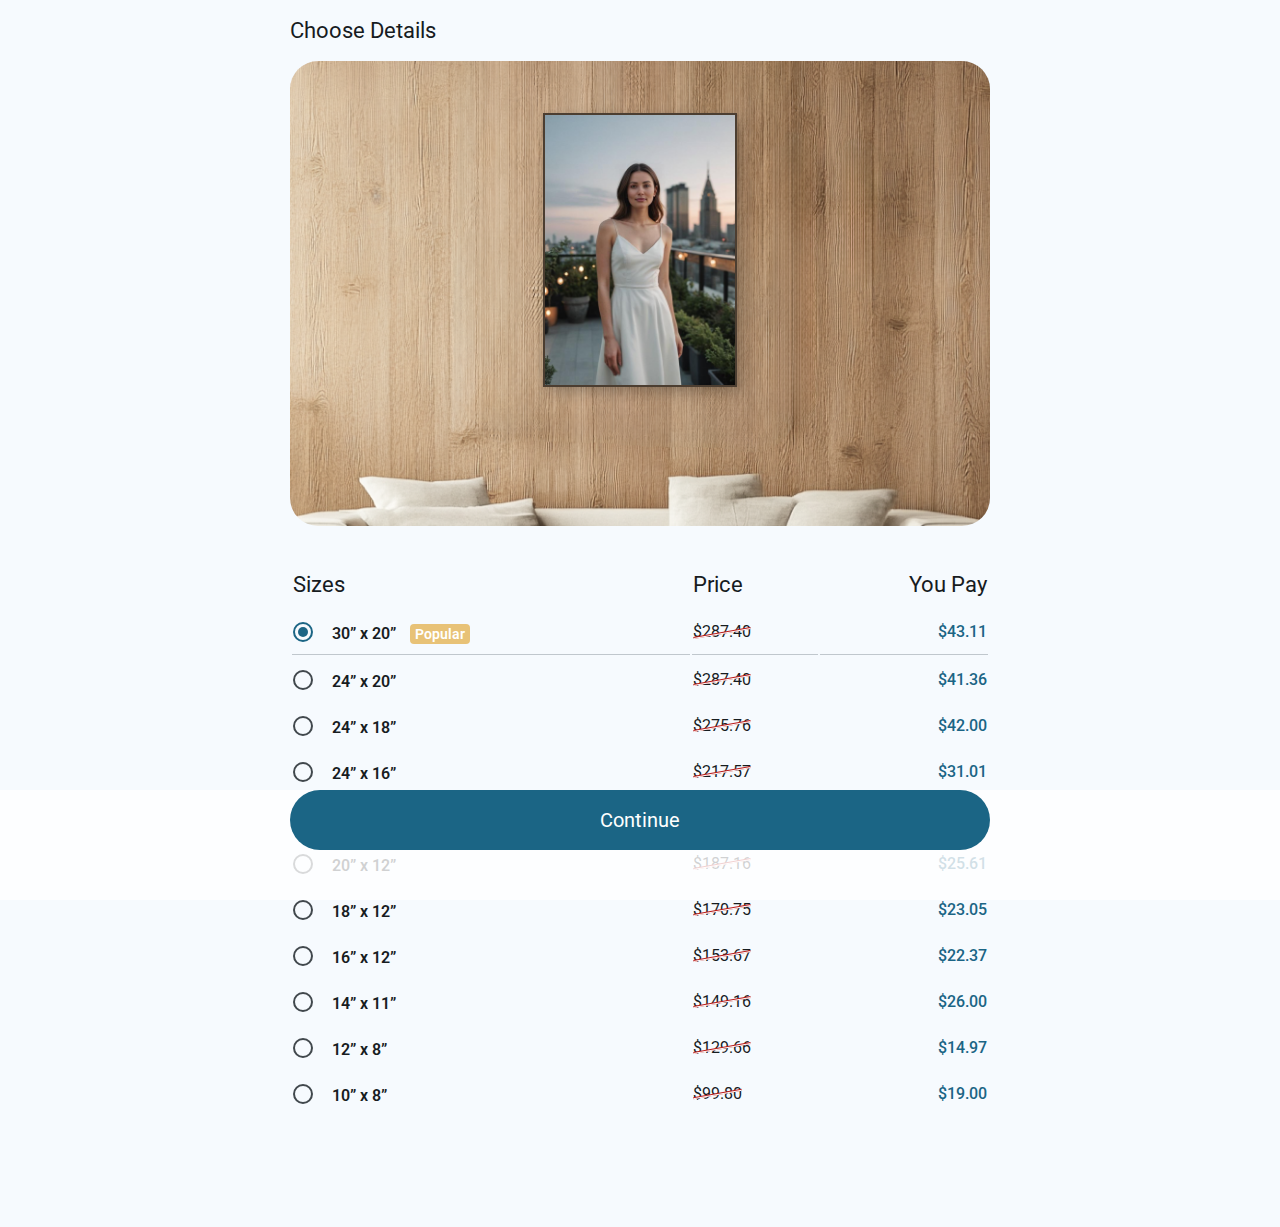
<file: app/index.html>
<!DOCTYPE html>
<html lang="en">
<head>
	<meta charset="utf-8">
    <meta name="viewport" content="width=device-width, initial-scale=1">
	<meta http-equiv="X-UA-Compatible" content="ie=edge">
	<title>Epiclook.io</title>
	<link rel="preconnect" href="https://fonts.googleapis.com">
<link rel="preconnect" href="https://fonts.gstatic.com" crossorigin>
<link href="https://fonts.googleapis.com/css2?family=Roboto:ital,wght@0,100;0,300;0,400;0,500;0,700;0,900;1,100;1,300;1,400;1,500;1,700;1,900&display=swap" rel="stylesheet">
	<link rel="stylesheet" href="css/style.min.css">
</head>
<body>

	<div class="content">

		<!-- start header style -->
		 <header class="header">
			
				<div class="title-large">
					Choose Details
				</div>
			
		 </header>
		<!-- end header style -->

		
			<div class="photo-wrapper">
				<img src="img/background.png" alt="" class="photo-background">

				<img src="img/photo.png" alt="" class="photo">
			</div>

			<!-- start table -->
			<table class="table">
				<tr>
					<th>Sizes</th>
					<th>Price</th>
					<th>You Pay</th>
				</tr>

				<tr class="popular">
					<td>

					
						<input type="radio" name="size" value="30x20" id="1" checked>
						<label for="1" class="radio-label"></label>
						<label for="1">30” x 20”</label>


						  <div class="label">Popular</div></td>
					<td><span class="strikethrough">$287.40</span></td>
					<td>$43.11</td>
				</tr>

				<tr>
					<td>
						<input type="radio" name="size" value="30x20" id="11">
						<label for="11" class="radio-label"></label>
						<label for="11">24” x 20”</label>
						
						</td>
					<td><span class="strikethrough">$287.40</span></td>
					<td>$41.36</td>
				</tr>

				<tr>
					<td>
						<input type="radio" name="size" value="30x20" id="10">
						<label for="10" class="radio-label"></label>
						<label for="10">24” x 18”</label>
						
						</td>
					<td><span class="strikethrough">$275.76</span></td>
					<td>$42.00</td>
				</tr>

				<tr>
					<td>
						<input type="radio" name="size" value="30x20" id="9">
						<label for="9" class="radio-label"></label>
						<label for="9">24” x 16”</label>
						
						</td>
					<td><span class="strikethrough">$217.57</span></td>
					<td>$31.01</td>
				</tr>

				<tr>
					<td>
						<input type="radio" name="size" value="30x20" id="8">
						<label for="8" class="radio-label"></label>
						<label for="8">20” x 16”</label>
						
						</td>
					<td><span class="strikethrough">$206.76</span></td>
					<td>$37.00</td>
				</tr>

				<tr>
					<td>
						<input type="radio" name="size" value="30x20" id="7">
						<label for="7" class="radio-label"></label>
						<label for="7">20” x 12”</label>
						
						</td>
					<td><span class="strikethrough">$187.16</span></td>
					<td>$25.61</td>
				</tr>

				<tr>
					<td>
						<input type="radio" name="size" value="30x20" id="6">
						<label for="6" class="radio-label"></label>
						<label for="6">18” x 12”</label>
						
						</td>
					<td><span class="strikethrough">$170.75</span></td>
					<td>$23.05</td>
				</tr>

				<tr>
					<td>
						<input type="radio" name="size" value="30x20" id="5">
						<label for="5" class="radio-label"></label>
						<label for="5">16” x 12”</label>
						
						</td>
					<td><span class="strikethrough">$153.67</span></td>
					<td>$22.37</td>
				</tr>

				<tr>
					<td>
						<input type="radio" name="size" value="30x20" id="4">
						<label for="4" class="radio-label"></label>
						<label for="4">14” x 11”</label>
						
						</td>
					<td><span class="strikethrough">$149.16</span></td>
					<td>$26.00</td>
				</tr>

				<tr>
					<td>
						<input type="radio" name="size" value="30x20" id="3">
						<label for="3" class="radio-label"></label>
						<label for="3">12” x 8”</label>
						
						</td>
					<td><span class="strikethrough">$129.66</span></td>
					<td>$14.97</td>
				</tr>

				<tr>
					<td>
						<input type="radio" name="size" value="30x20" id="2">
						<label for="2" class="radio-label"></label>
						<label for="2">10” x 8”</label>
						
						</td>
					<td><span class="strikethrough">$99.80</span></td>
					<td>$19.00</td>
				</tr>











			

				

				

				

				

				

				

				

				

				

			</table>
		
			<!-- end table -->
		

			<!-- start fixed button -->
			<div class="fixed-button-wrapper">
				<a href="order-description.html" class="button">
					Continue
				</a>
			</div>
			
			<!-- end fixed button -->
		

	</div>


	<script src="js/main.js"></script>
</body>
</html>
</file>
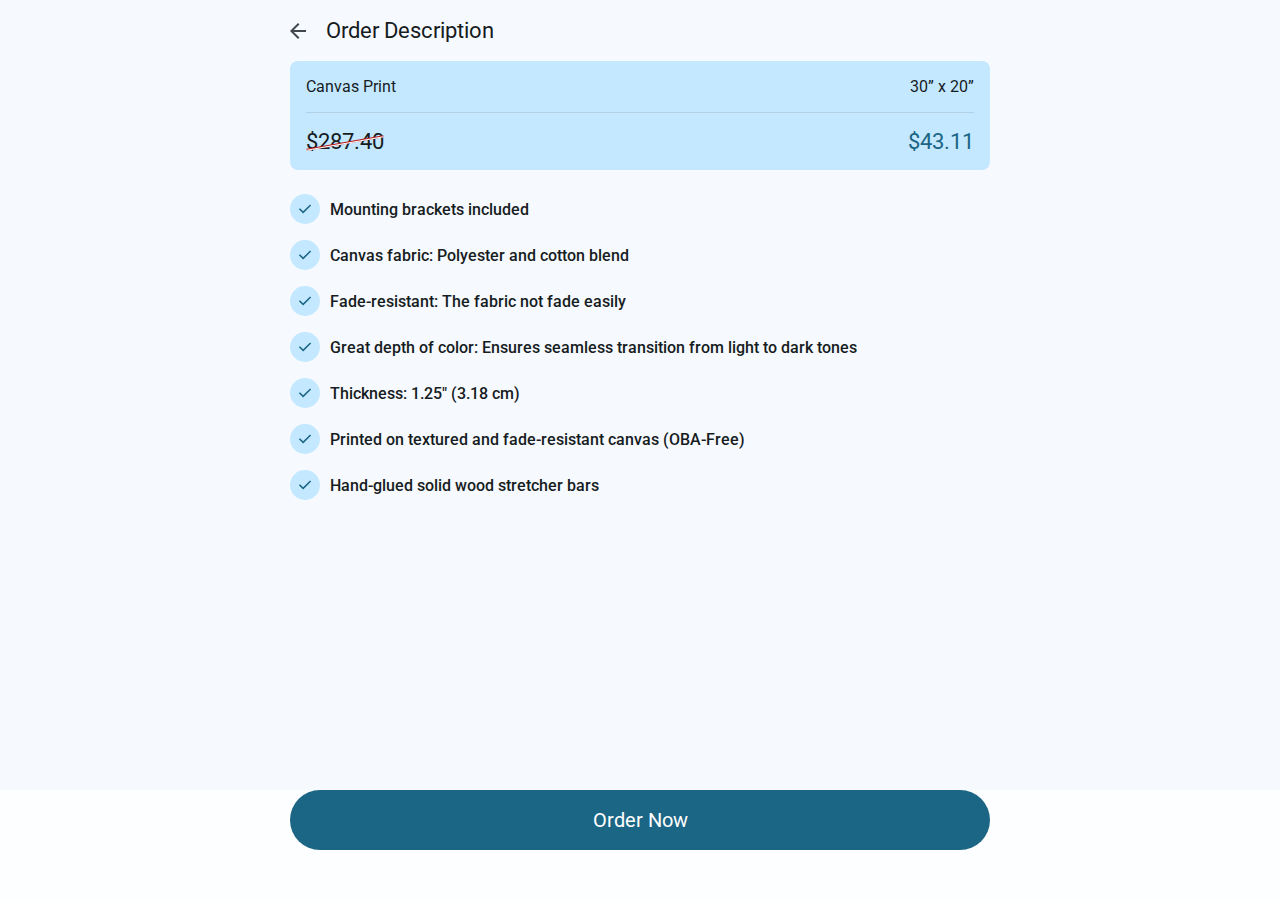
<file: app/order-description.html>
<!DOCTYPE html>
<html lang="en">
<head>
	<meta charset="utf-8">
    <meta name="viewport" content="width=device-width, initial-scale=1">
	<meta http-equiv="X-UA-Compatible" content="ie=edge">
	<title>Epiclook.io</title>
	<link rel="preconnect" href="https://fonts.googleapis.com">
<link rel="preconnect" href="https://fonts.gstatic.com" crossorigin>
<link href="https://fonts.googleapis.com/css2?family=Roboto:ital,wght@0,100;0,300;0,400;0,500;0,700;0,900;1,100;1,300;1,400;1,500;1,700;1,900&display=swap" rel="stylesheet">
	<link rel="stylesheet" href="css/style.min.css">
</head>
<body>

	<div class="content">

		<!-- start header style -->
		 <a href="index.html" class="header">
			<img src="img/back.svg" alt=""> 
				<div class="title-large">
					Order Description
				</div>
			
		 </a>
		<!-- end header style -->

		<!-- start order description content -->
		 <div class="order-description-content">

			<div class="order-description-content__row">

				<div class="order-description-content__col">
					Canvas Print
				</div>

				<div class="order-description-content__col">
					30” x 20”
				</div>

			</div>

			<div class="order-description-content__row">

				<div class="order-description-content__col">
					<span class="strikethrough">$287.40</span>
				</div>

				<div class="order-description-content__col">
					<div class="new-price">
						$43.11
					</div>
					
				</div>

			</div>

		 </div>
		<!-- end order description content -->

		<!-- start order description list -->
		 <div class="order-description-list">

			<div class="order-description__item">
				<div class="order-description__item-icon">
					<img src="img/tick.svg" alt="">
				</div>
				Mounting brackets included
			</div>

			<div class="order-description__item">
				<div class="order-description__item-icon">
					<img src="img/tick.svg" alt="">
				</div>
				Canvas fabric: Polyester and cotton blend

			</div>

			<div class="order-description__item">
				<div class="order-description__item-icon">
					<img src="img/tick.svg" alt="">
				</div>
				Fade-resistant: The fabric not fade easily

			</div>

			<div class="order-description__item">
				<div class="order-description__item-icon">
					<img src="img/tick.svg" alt="">
				</div>
				Great depth of color: Ensures seamless transition from light to dark tones

			</div>

			<div class="order-description__item">
				<div class="order-description__item-icon">
					<img src="img/tick.svg" alt="">
				</div>
				Thickness: 1.25″ (3.18 cm)
			</div>

			<div class="order-description__item">
				<div class="order-description__item-icon">
					<img src="img/tick.svg" alt="">
				</div>
				Printed on textured and fade-resistant canvas (OBA-Free)

			</div>

			<div class="order-description__item">
				<div class="order-description__item-icon">
					<img src="img/tick.svg" alt="">
				</div>
				Hand-glued solid wood stretcher bars
			</div>
			
		 </div>
		
		<!-- end order description list -->
		
		

		

			<!-- start fixed button -->
			<div class="fixed-button-wrapper">
				<a href="thank-you.html" class="button">
					Order Now
				</a>
			</div>
			
			<!-- end fixed button -->
		

	</div>


	<script src="js/main.js"></script>
</body>
</html>
</file>
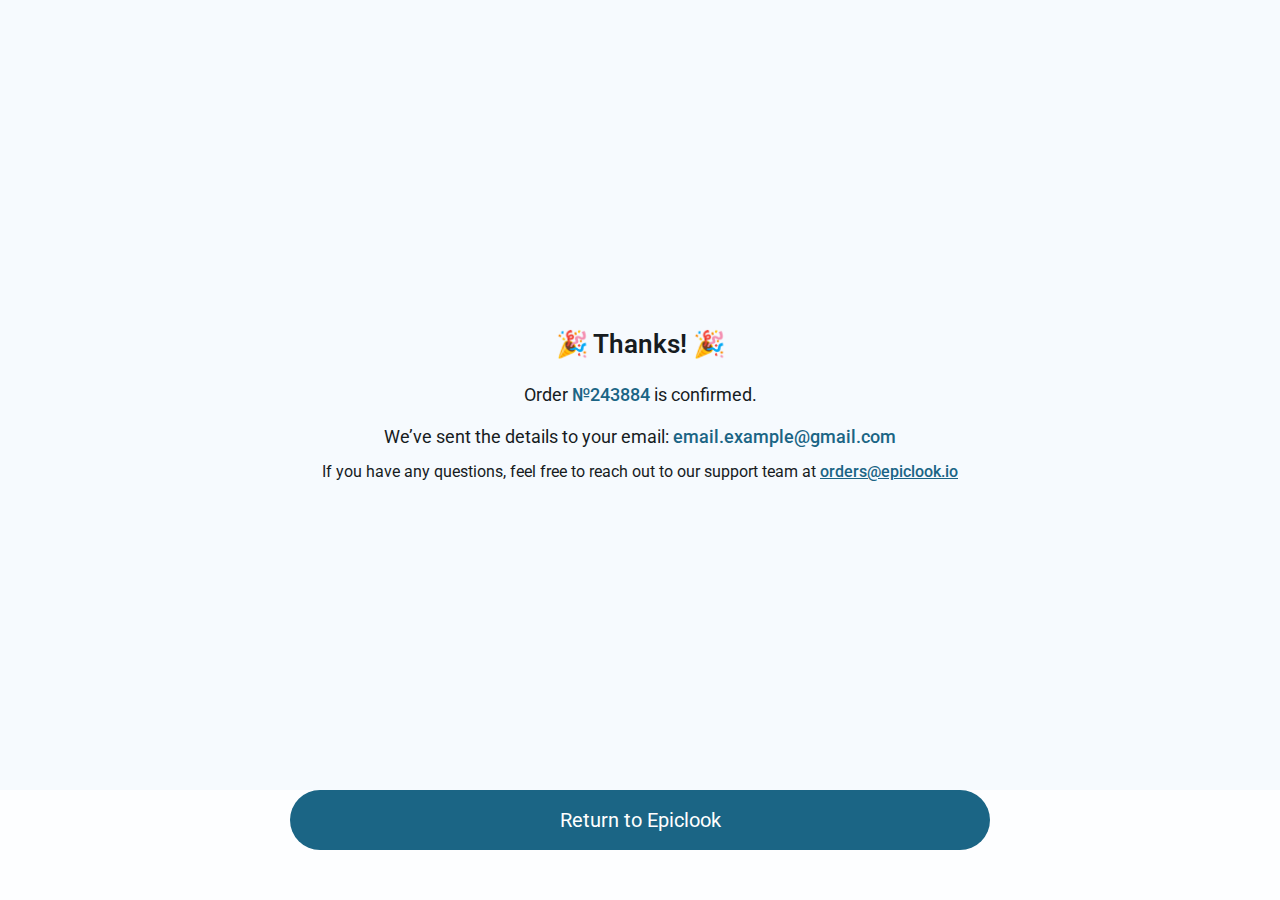
<file: app/thank-you.html>
<!DOCTYPE html>
<html lang="en">
<head>
	<meta charset="utf-8">
    <meta name="viewport" content="width=device-width, initial-scale=1">
	<meta http-equiv="X-UA-Compatible" content="ie=edge">
	<title>Epiclook.io</title>
	<link rel="preconnect" href="https://fonts.googleapis.com">
<link rel="preconnect" href="https://fonts.gstatic.com" crossorigin>
<link href="https://fonts.googleapis.com/css2?family=Roboto:ital,wght@0,100;0,300;0,400;0,500;0,700;0,900;1,100;1,300;1,400;1,500;1,700;1,900&display=swap" rel="stylesheet">
	<link rel="stylesheet" href="css/style.min.css">
</head>
<body>

	<div class="content">

	
		<div class="thank-you-wrapper">
			<div class="thank-you__title">
				🎉 Thanks! 🎉
			</div>

			<div class="thank-you__text">
				Order <span>№243884</span> is confirmed.
				<br>
				<br>
				 We’ve sent the details to your email: <span>email.example@gmail.com</span>
			</div>

			<div class="order-num">
				If you have any questions, feel free to reach out to our support team at <a href="mailto:orders@epiclook.io">orders@epiclook.io</a>
			</div>
			


		</div>
		

			<!-- start fixed button -->
			<div class="fixed-button-wrapper">
				<a href="https://t.me/EpicLookzbot?start=epicweb" class="button">
					Return to Epiclook
				</a>
			</div>
			
			<!-- end fixed button -->
		

	</div>


	<script src="js/main.js"></script>
</body>
</html>
</file>
<file: app/css/style.min.css>
*{-webkit-box-sizing:border-box;box-sizing:border-box}body{background:#f6fafe;-webkit-box-sizing:border-box;box-sizing:border-box;font-family:"Roboto",sans-serif;font-size:16px;color:#171c1f;padding:0;margin:0}.content{width:700px;max-width:90vw;margin-left:auto;margin-right:auto}.title-large{font-size:22px}.header{padding-top:18px;padding-bottom:18px;display:-webkit-box;display:-ms-flexbox;display:flex;-webkit-box-pack:start;-ms-flex-pack:start;justify-content:flex-start;-webkit-box-align:center;-ms-flex-align:center;align-items:center;color:#171c1f;text-decoration:none}.header img{display:block;margin-right:20px}.photo-background{width:100%;height:465px;-o-object-fit:cover;object-fit:cover;-o-object-position:center;object-position:center;border-radius:28px}.photo-wrapper{position:relative}.photo{position:absolute;top:52px;left:50%;-webkit-transform:translateX(-50%);-ms-transform:translateX(-50%);transform:translateX(-50%);width:194px;height:274px;-o-object-fit:cover;object-fit:cover;-o-object-position:center;object-position:center;border:2px solid #4c3e31;-webkit-box-shadow:5px 5px 12.6px rgba(0,0,0,.25);box-shadow:5px 5px 12.6px rgba(0,0,0,.25)}.table{width:100%;margin-top:30px;padding-bottom:110px}th{text-align:left;font-size:22px;padding-top:10px;padding-bottom:10px;font-weight:400}tr td:last-child,tr th:last-child{text-align:right}td{padding-top:10px;padding-bottom:10px}tr td:last-child{color:#1b6585;font-weight:500}tr td:first-child{font-weight:600}.label{display:inline-block}input[type=radio]{display:none}.radio-label{width:20px;min-width:20px;height:20px;border:2px solid #41484d;display:inline-block;border-radius:50%;position:relative;cursor:pointer;top:3.2px;margin-right:15px}input[type=radio]:checked+label{border-color:#1b6585}input[type=radio]:checked+label:after{content:"";width:10px;height:10px;background:#1b6585;border-radius:50%;position:absolute;top:50%;left:50%;-webkit-transform:translateX(-50%) translateY(-50%);-ms-transform:translateX(-50%) translateY(-50%);transform:translateX(-50%) translateY(-50%)}.label{background:#e8c277;color:#fff;font-size:14px;padding:2px 5px;border-radius:4px;margin-left:10px;margin-right:10px}.strikethrough{position:relative}.strikethrough:after{content:"";width:100%;height:1px;position:absolute;top:50%;left:0;background:#ba1a1a;-webkit-transform:rotate(-10deg);-ms-transform:rotate(-10deg);transform:rotate(-10deg);border-bottom:1px solid #fff}tr.popular td{border-bottom:1px solid #c0c7cd}.fixed-button-wrapper{position:fixed;bottom:0;left:0;width:100%;z-index:999;display:-webkit-box;display:-ms-flexbox;display:flex;-webkit-box-pack:center;-ms-flex-pack:center;justify-content:center;padding-bottom:50px;background:rgba(255,255,255,.8)}.fixed-button-wrapper .button{width:700px;max-width:90vw}.button{background:#1b6585;display:-webkit-box;display:-ms-flexbox;display:flex;-webkit-box-pack:center;-ms-flex-pack:center;justify-content:center;-webkit-box-align:center;-ms-flex-align:center;align-items:center;color:#fff;height:60px;font-size:20px;border-radius:50px;text-decoration:none}.order-description-content{background:#c3e8ff;padding:0 16px;border-radius:8px}.order-description-content__row{display:-webkit-box;display:-ms-flexbox;display:flex;-webkit-box-pack:justify;-ms-flex-pack:justify;justify-content:space-between;-webkit-box-align:center;-ms-flex-align:center;align-items:center;padding:16px 0;border-bottom:1px solid rgba(113,120,125,.2)}.order-description-content__row:last-child{border-bottom:none}.new-price{color:#1b6585;font-size:22px}.order-description-content__col .strikethrough{font-size:22px}.order-description__item{padding-top:8px;padding-bottom:8px;display:-webkit-box;display:-ms-flexbox;display:flex;-webkit-box-align:center;-ms-flex-align:center;align-items:center;font-weight:500}.order-description-list{margin-top:16px}.order-description__item-icon{width:30px;height:30px;min-width:30px;background:#c3e8ff;border-radius:50%;display:-webkit-box;display:-ms-flexbox;display:flex;-webkit-box-pack:center;-ms-flex-pack:center;justify-content:center;-webkit-box-align:center;-ms-flex-align:center;align-items:center;margin-right:10px}.thank-you-wrapper{height:90vh;display:-webkit-box;display:-ms-flexbox;display:flex;-webkit-box-pack:center;-ms-flex-pack:center;justify-content:center;-webkit-box-align:center;-ms-flex-align:center;align-items:center;text-align:center;-webkit-box-orient:vertical;-webkit-box-direction:normal;-ms-flex-direction:column;flex-direction:column}.thank-you__title{font-size:26px;font-weight:600;margin-bottom:10px}.thank-you__text{font-size:18px;padding-top:15px;padding-bottom:15px}.order-num{font-size:16px}.order-num span{font-weight:500;color:#1b6585}.order-num a{font-weight:500;color:#1b6585}.thank-you__text span{font-weight:500;color:#1b6585}@media only screen and (max-width: 700px){.photo-background{height:75.971vw}.photo-background{border-radius:6.796vw}.photo{top:10.437vw;width:31.553vw;height:44.66vw}.title-large{font-size:5.34vw}.header{padding-top:7.282vw;padding-bottom:7.282vw}body{font-size:3.883vw}th{font-size:5.34vw}.radio-label{width:4.854vw;min-width:4.854vw;height:4.854vw;margin-right:2vw}input[type=radio]:checked+label:after{width:2.427vw;height:2.427vw}.label{font-size:3.398vw;margin-left:2vw;margin-right:2vw}th{padding-top:2.427vw;padding-bottom:2.427vw}.table{margin-top:5vw}.fixed-button-wrapper .button{height:14vw}.button{font-size:4.6vw}.fixed-button-wrapper{padding-bottom:7vw}.table{padding-bottom:23vw}.order-description__item-icon{width:7.282vw;height:7.282vw;min-width:7.282vw}.order-description__item-icon img{max-width:50%}}
</file>
